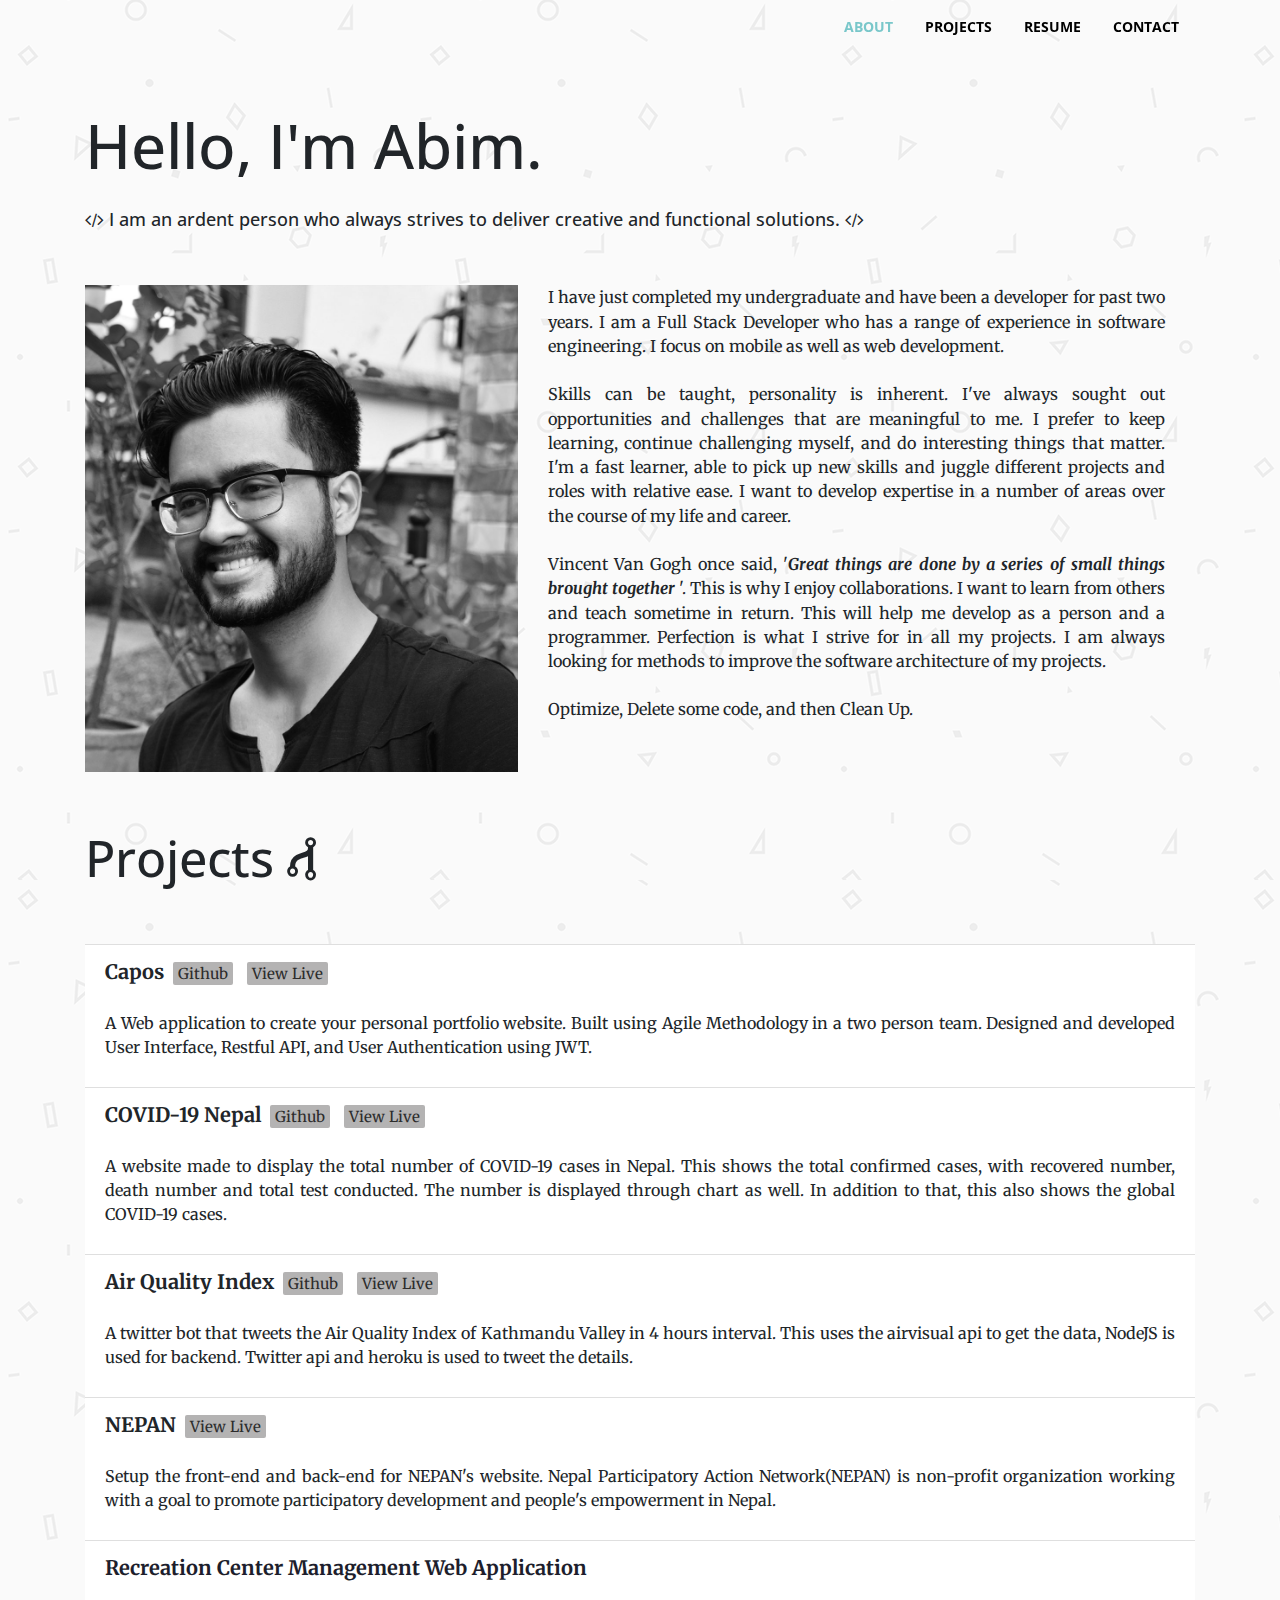
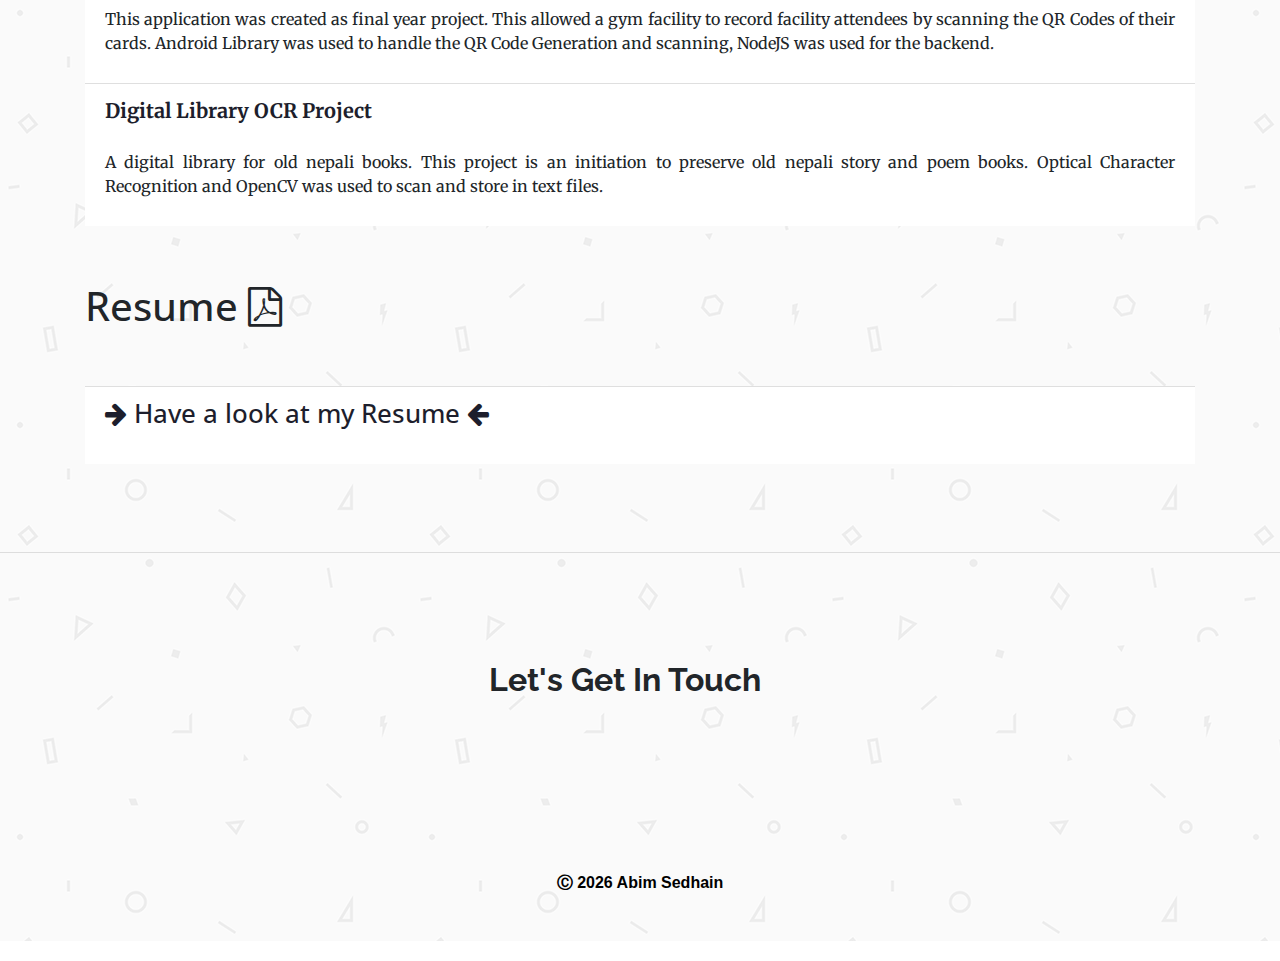
<file: index.html>
<!DOCTYPE html>
<html lang="en">

<head>
    <meta charset="utf-8" />
    <meta name="viewport" content="width=device-width, initial-scale=1, shrink-to-fit=yes" />
    <meta name="description" content="Portfolio website, Length: 1 Page" />
    <meta name="author" content="Abim Sedhain" />
    <meta name="keywords" content="software developer, student, portfolio website, graduate student">
    <meta name="robots" content="follow">

    <title>Abim Sedhain</title>

    <!-- Bootstrap core CSS -->

    <link href="vendor/bootstrap/css/bootstrap.min.css" rel="stylesheet" />

    <link rel="icon" href="./favicon.ico" type="image/x-icon" />

    <!-- Custom fonts for this template -->
    <link href="vendor/font-awesome/css/font-awesome.min.css" rel="stylesheet" type="text/css" />
    <link href="https://fonts.googleapis.com/css?family=Open+Sans:300italic,400italic,600italic,700italic,800italic,400,300,600,700,800" rel="stylesheet" type="text/css" />
    <link href="https://fonts.googleapis.com/css?family=Merriweather:400,300,300italic,400italic,700,700italic,900,900italic" rel="stylesheet" type="text/css" />

    <link href="https://fonts.googleapis.com/css?family=Raleway&display=swap" rel="stylesheet" />

    <!-- Custom styles for this template -->
    <link href="./main.css" rel="stylesheet" />

    <link rel="stylesheet" href="css/style.css" />

</head>

<body id="page-top">
    <!-- Navigation -->
    <nav class="navbar navbar-expand-lg navbar-light fixed-top" id="mainNav">
        <div class="container">
            <!-- <a class="navbar-brand js-scroll-trigger" href="#page-top">Start Bootstrap</a> -->

            <button class="navbar-toggler navbar-toggler-right" type="button" data-toggle="collapse" data-target="#navbarResponsive" aria-controls="navbarResponsive" aria-expanded="false" aria-label="Toggle navigation">
        <span class="navbar-toggler-icon"></span>
      </button>
            <div class="collapse navbar-collapse" id="navbarResponsive">
                <ul class="navbar-nav ml-auto">
                    <li class="nav-item">
                        <a class="nav-link js-scroll-trigger" href="#me">About</a>
                    </li>

                    <li class="nav-item">
                        <a class="nav-link js-scroll-trigger" href="#project">Projects</a>
                    </li>

                    <li class="nav-item">
                        <a class="nav-link js-scroll-trigger" href="#resume">Resume</a>
                    </li>

                    <li class="nav-item">
                        <a class="nav-link js-scroll-trigger" href="#contact">Contact</a>
                    </li>
                </ul>
            </div>
        </div>
    </nav>
    <!--NEW IDEA FOR WEBSITE-->

    <section id="me">
        <div class="container" id="main_header">
            <div class="row">
                <h1 class="intro">Hello, I'm Abim.</h1>
                <h3 class="text-justify" id="sub-introo">
                    <i class="fa fa-code fa-1x mb-3 sr-contact"></i> I am an ardent person who always strives to deliver creative and functional solutions.
                    <i class="fa fa-code fa-1x mb-3 sr-contact"></i>
                </h3>
            </div>
        </div>
        <br /><br /><br />
        <div class="container">
            <div class="row" id="about_me">
                <div class="col-md-5">
                    <img src="img/profile.jpg" alt="profile_image" class="prof" />
                </div>

                <div class="col-md-7">
                    <p class="text-justify" id="my_details">
                        I have just completed my undergraduate and have been a developer for past two years. I am a Full Stack Developer who has a range of experience in software engineering. I focus on mobile as well as web development.
                        <br /><br /> Skills can be taught, personality is inherent. I've always sought out opportunities and challenges that are meaningful to me. I prefer to keep learning, continue challenging myself, and do interesting things that matter.
                        I'm a fast learner, able to pick up new skills and juggle different projects and roles with relative ease. I want to develop expertise in a number of areas over the course of my life and career.
                        <br /><br /> Vincent Van Gogh once said, '<i><strong>Great things are done by a series of small things brought
                together</strong> </i>'. This is why I enjoy collaborations. I want to learn from others and teach sometime in return. This will help me develop as a person and a programmer. Perfection is what I strive for in all my projects. I am always
                        looking for methods to improve the software architecture of my projects.

                        <br /><br /> Optimize, Delete some code, and then Clean Up.
                    </p>
                </div>
            </div>
        </div>
    </section>

    <section id="project">
        <div class="container">
            <h1 class="subfields" id="p0">Projects <i class="fa fa-code-fork fa-1x fa-rotate-180"></i></h1>
            <br /><br />
            <ul class="list-group list-group-flush">

                <li class="list-group-item">
                    <span id="p1">Capos</span>
                    <a href="#">
                        <span id="code">Github</span>
                    </a>
                    <a href="https://capos.netlify.app/">
                        <span id="live">View Live</span>
                    </a>

                    <br /><br />
                    <p class="text-justify">
                        A Web application to create your personal portfolio website. Built using Agile Methodology in a two person team. Designed and developed User Interface, Restful API, and User Authentication using JWT.
                    </p>
                </li>


                <li class="list-group-item">
                    <span id="p1">COVID-19 Nepal</span>
                    <a href="https://covidnepal.herokuapp.com/">
                        <span id="code">Github</span>
                    </a>
                    <a href="https://covidnepal.herokuapp.com/">
                        <span id="live">View Live</span>
                    </a>
                    <br /><br />
                    <p class="text-justify">
                        A website made to display the total number of COVID-19 cases in Nepal. This shows the total confirmed cases, with recovered number, death number and total test conducted. The number is displayed through chart as well. In addition to that, this also shows
                        the global COVID-19 cases.
                    </p>
                </li>

                <li class="list-group-item">
                    <span id="p1">Air Quality Index</span>
                    <a href="https://twitter.com/ktm_aqi">
                        <span id="code">Github</span>
                    </a>
                    <a href="https://twitter.com/ktm_aqi">
                        <span id="live">View Live</span>
                    </a>
                    <br /><br />
                    <p class="text-justify">
                        A twitter bot that tweets the Air Quality Index of Kathmandu Valley in 4 hours interval. This uses the airvisual api to get the data, NodeJS is used for backend. Twitter api and heroku is used to tweet the details.
                    </p>
                </li>

                <li class="list-group-item">
                    <span id="p1">NEPAN</span>
                    <a href="http://nepan.org.np/">
                        <span id="live">View Live</span>
                    </a>
                    <br /><br />
                    <p class="text-justify">
                        Setup the front-end and back-end for NEPAN's website. Nepal Participatory Action Network(NEPAN) is non-profit organization working with a goal to promote participatory development and people's empowerment in Nepal.
                    </p>
                </li>

                <li class="list-group-item">
                    <a href="#">
                        <span id="p5"> Recreation Center Management Web Application</span></a>
                    <br /><br />
                    <p class="text-justify">
                        This application was created as final year project. This allowed a gym facility to record facility attendees by scanning the QR Codes of their cards. Android Library was used to handle the QR Code Generation and scanning, NodeJS was used for the backend.
                    </p>
                </li>

                <li class="list-group-item">
                    <a href="#"> <span id="p6"> Digital Library OCR Project </span></a>
                    <br /><br />
                    <p class="text-justify">
                        A digital library for old nepali books. This project is an initiation to preserve old nepali story and poem books. Optical Character Recognition and OpenCV was used to scan and store in text files.
                    </p>
                </li>
            </ul>
        </div>
    </section>

    <section id="resume">
        <div class="container">
            <h1 class="subfields">Resume <i class="fa fa-file-pdf-o fa-1x"></i></h1>
            <br /><br />
            <ul class="list-group list-group-flush">
                <li class="list-group-item">
                    <a href="resume/Resume3.pdf">
                        <h3 class="sub-intro">
                            <i class="fa fa-arrow-right fa-1x mb-3 sr-contact"></i> Have a look at my Resume
                            <i class="fa fa-arrow-left fa-1x mb-3 sr-contact"></i>
                        </h3>
                    </a>
                </li>
            </ul>
        </div>
    </section>

    <div class="page-divider"></div>

    <!--CONTACT SECTION-->

    <section id="contact">
        <div class="container">
            <div class="row">
                <div class="col-lg-8 mx-auto text-center">
                    <h2 class="section-heading" id="intouch">Let's Get In Touch</h2>
                    <br /><br />
                </div>
            </div>

            <div class="row raleway-projects">
                <!--MAIL SECTION-->
                <div class="col-lg-4 mr-auto text-center">
                    <a id="mail" href="mailto:abim_sedhain@hotmail.com">
                        <i class="fa fa-envelope-o fa-3x mb-3 sr-contact"></i>
                    </a>

                </div>
                <!--LINKEDIN SECTION-->
                <div class="col-lg-4 ml-auto text-center">
                    <a id="linkedin" href="https://www.linkedin.com/in/abimsedhain/" target="_blank" rel="noopener">
                        <i class="fa fa-linkedin fa-3x mb-3 sr-contact"></i>
                    </a>

                </div>
                <!--GITHUB SECTION-->
                <div class="col-lg-4 mr-auto text-center">
                    <a id="github" href="https://github.com/abimsedhain" target="_blank" rel="noopener">
                        <i class="fa fa-github fa-3x mb-3 sr-contact"></i>
                    </a>

                </div>
            </div>
        </div>
    </section>

    <p class="copyright"> &#9400;
        <span id="fullYear"></span> Abim Sedhain
    </p>

    <div class="map" style="display:none;">
        <script type="text/javascript" id="clustrmaps" src="//cdn.clustrmaps.com/map_v2.js?d=rOVhJZGZc9boemBEg6aeXNqBrw4VNO-0ggFZzzX5sqA&cl=ffffff&w=a"></script>
    </div>

    <!-- Bootstrap core JavaScript -->
    <script src="vendor/jquery/jquery.min.v3.5.1.js"></script>

    <script src="vendor/bootstrap/js/bootstrap.bundle.min.js"></script>

    <!-- Plugin JavaScript -->
    <script src="vendor/jquery-easing/jquery.easing.min.js"></script>
    <script src="vendor/scrollreveal/scrollreveal.min.js"></script>

    <!-- Custom scripts for this template -->
    <script src="js/creative.min.js"></script>
    <script src="js/app.js"></script>
</body>

</html>
</file>
<file: main.css>
body,
html {
  width: 100%;
  height: 100%;
background-image: url("../img/geometry.png"); }

body {
  font-family: 'Merriweather', 'Helvetica Neue', Arial, sans-serif; }

hr {
  max-width: 50px;
  border-width: 3px;
  border-color: #79c7ca; }

hr.light {
  border-color: #f4f4f4; }

a {
  color: #1d1e2c;
  -webkit-transition: all 0.2s;
  -moz-transition: all 0.2s;
  transition: all 0.2s; }
  a:hover {
    color: #106299; }

h1,
h2,
h3,
h4,
h5,
h6 {
  font-family: 'Open Sans', 'Helvetica Neue', Arial, sans-serif; }

.intro{
  font-size:3.9em !important;
  margin-left: 15px;
}

.sub-intro{
  font-size:1.6em !important;
}

#sub-introo{
  font-size:1.1em !important;
  margin-left: 15px;
  margin-top:18px;

}

#my_details{
  font-size:1.01em !important;
}

.prof{
  height:100% !important;
  width: 100% !important;
}

.row{
  width:100%;
}


.bio-paragraph{
  font-family: 'Raleway', sans-serif;
  font-size: 95% !important;
}

.main-intro{
  text-shadow: 2px 4px 3px rgba(0,0,0,0.5);
}

.subheading-intro{
  text-shadow: 2px 4px 3px rgba(0,0,0,0.3);
  font-size: 110% !important;
}

.emphasize{
  color:#106299;
  font-weight: bold;
}

.new-bg{
  background-color: #79C7CA;
}

.raleway{
  font-family: 'Raleway', sans-serif !important;
}

.raleway-big{
    font-family: 'Raleway', sans-serif !important;
    font-weight: bold;
}

.raleway-projects{
    font-family: 'Raleway', sans-serif !important;
    font-size: 110% !important;
}

.text-lite{
  font-weight:lighter;
}

.skill-title{
  font-size: 110% !important;
}

.project-description{
  margin-left: 10px;
  margin-right: 10px;
}

.epro-list{
  text-align: center

}

.hint-text{
  font-size: 95%;
}

.portfolio-heading{
  padding-top: 50px;
}

.project-line{
  padding-top: 20px;
}

.bg-primary {
  background: rgb(69,169,218);
  background: linear-gradient(0deg, rgba(69,169,218,1) 0%, rgba(52,139,187,0.9612044646960347) 80%); }

.bg-dark {
  background: rgb(34,193,195);
background: linear-gradient(47deg, rgba(34,193,195,1) 0%, rgba(40,127,207,1) 27%, rgba(56,199,236,1) 96%); }

  .projects { background: rgb(201,201,201);
    background: linear-gradient(0deg, rgba(201,201,201,1) 0%, rgba(223,223,223,1) 37%, rgba(255,255,255,0.9612044646960347) 80%); 
}

.text-faded {
  color: rgba(255, 255, 255, 0.7); }

.modal-body{
  background-color: #f9f9f9;
}

.modal-title{
  font-weight:600;
}

.links-group{

  padding-bottom: 3%;
}

.project-link{
  text-align: left;
}

.pic-sub-title{
  text-align: center;
  padding-top: 1%;
  font-style: italic;
  color: #444444;
}

.project-link-second{
  text-align: left;
  padding-left: 5%;
}

.screen-shot{
  padding-top: 2%;
  width: 100%;
  height: auto;
  border-color: black;
  -webkit-filter: drop-shadow(5px 5px 5px #222 );
filter: drop-shadow(5px 5px 5px #222);
}

.mobile-screen-shot{
  height: auto;
  width: auto;
  max-width: 130px;
  float: left;
  padding-right: 5%;
  padding-top: 15px;
  padding-bottom: 10px;
}

.mobile-screen-shot-epro{
  height: auto;
  width: auto;
  max-width: 120px;
  float: left;
  padding-right: 5%;
  padding-top: 15px;
  padding-bottom: 10px;
}

.mobile-screen-shot-mappy{
  height: auto;
  width: auto;
  max-width: 120px;
  float: left;
  padding-right: 5%;
  padding-top: 5%;
}

.mobile-screen-shot-wireframe{
  height: auto;
  width: auto;
  max-width: 120px;
  float: left;
  /* margin: 10px 0px 0px 0px; */
  padding-right: 5%;
  padding-top: 15px;
  padding-bottom: 10px;
}

.mobile-ss-container{
  margin-left: 10%;
  margin-right: 4%;
  padding-top: 3%;
}

.resume-text{
  font-size: 140%;
}

.text-white{
  color: white;
}

.linkIcon{
  color: black;
}

.text-background-color{
  background: rgba(0, 0, 0, .5);
}

.text-enlarge{
  font-size: 110%;
}

.copyright{
  font-size: 90%;
  color: grey;
  text-align: center;
}

section {
  padding: 8rem 0; }

.section-heading {
  font-family: 'Raleway', sans-serif;
  margin-top: 0;
  font-size: 140%;
}

::-moz-selection {
  color: #f4f4f4;
  background: #212529;
  text-shadow: none; }

::selection {
  color: #f4f4f4;
  background: #212529;
  text-shadow: none; }

img::selection {
  color: #f4f4f4;
  background: transparent; }

img::-moz-selection {
  color: #f4f4f4;
  background: transparent; }

body {
  -webkit-tap-highlight-color: #212529; }

#mainNav {
  background-color: transparent;
  font-family: 'Open Sans', 'Helvetica Neue', Arial, sans-serif;
  -webkit-transition: all 0.2s;
  -moz-transition: all 0.2s;
  transition: all 0.2s; }
  #mainNav .navbar-brand {
    font-weight: 700;
    text-transform: uppercase;
    color: #79c7ca;
    font-family: 'Open Sans', 'Helvetica Neue', Arial, sans-serif; }
    #mainNav .navbar-brand:focus, #mainNav .navbar-brand:hover {
      color: #79c7ca; }
  #mainNav .navbar-nav > li.nav-item > a.nav-link,
  #mainNav .navbar-nav > li.nav-item > a.nav-link:focus {
    font-size: .9rem;
    font-weight: 700;
    text-transform: uppercase;
    color: #212529; }
    #mainNav .navbar-nav > li.nav-item > a.nav-link:hover,
    #mainNav .navbar-nav > li.nav-item > a.nav-link:focus:hover {
      color: #505355; }
    #mainNav .navbar-nav > li.nav-item > a.nav-link.active,
    #mainNav .navbar-nav > li.nav-item > a.nav-link:focus.active {
      color: #79c7ca !important;
      background-color: transparent; }
      #mainNav .navbar-nav > li.nav-item > a.nav-link.active:hover,
      #mainNav .navbar-nav > li.nav-item > a.nav-link:focus.active:hover {
        background-color: transparent; }
  @media (min-width: 992px) {

    #mainNav {
      border-color: transparent;
      background-color: transparent; }
      #mainNav .navbar-brand {
        color: rgba(255, 255, 255, 0.7); }
        #mainNav .navbar-brand:focus, #mainNav .navbar-brand:hover {
          color: #f4f4f4; }
      #mainNav .navbar-nav > li.nav-item > a.nav-link {
        padding: 0.5rem 1rem; }
      #mainNav .navbar-nav > li.nav-item > a.nav-link,
      #mainNav .navbar-nav > li.nav-item > a.nav-link:focus {
        color: black }
        #mainNav .navbar-nav > li.nav-item > a.nav-link:hover,
        #mainNav .navbar-nav > li.nav-item > a.nav-link:focus:hover {
          color: #0e103d; }
      #mainNav.navbar-shrink {
        border-bottom: 1px solid rgba(33, 37, 41, 0.1);
        background-color: #f4f4f4; }
        #mainNav.navbar-shrink .navbar-brand {
          color: #79c7ca; }
          #mainNav.navbar-shrink .navbar-brand:focus, #mainNav.navbar-shrink .navbar-brand:hover {
            color: #79c7ca; }
        #mainNav.navbar-shrink .navbar-nav > li.nav-item > a.nav-link,
        #mainNav.navbar-shrink .navbar-nav > li.nav-item > a.nav-link:focus {
          color: #212529; }
          #mainNav.navbar-shrink .navbar-nav > li.nav-item > a.nav-link:hover,
          #mainNav.navbar-shrink .navbar-nav > li.nav-item > a.nav-link:focus:hover {
            color: #79c7ca; } }

header.masthead {
  padding-top: 10rem;
  padding-bottom: calc(10rem - 56px);
  background-image: url("./img/header.jpg");
  background-position: center top;
  -webkit-background-size: cover;
  -moz-background-size: cover;
  -o-background-size: cover;
  background-size: cover; }
  header.masthead hr {
    margin-top: 30px;
    margin-bottom: 30px; }
  header.masthead h1 {
    font-size: 2rem; }
  header.masthead p {
    font-weight: 300; }
  @media (min-width: 768px) {
    header.masthead p {
      font-size: 1.15rem; } }
  @media (min-width: 992px) {

    .mobile-screen-shot{
      height: auto;
      width: auto;
      max-width: 200px;
      float: left;
      margin: 4px 10px 0px 0px;
      padding-right: 3%;
    }

    .mobile-screen-shot-wireframe{
      height: auto;
      width: auto;
      max-width: 250px;
      float: left;
      margin: 4px 10px 0px 0px;
      padding-right: 3%;
      padding-bottom: 3%;
    }

    .mobile-screen-shot-epro{
      height: auto;
      width: auto;
      max-width: 225px;
      float: left;
      margin: 4px 10px 0px 0px;
      padding-right: 3%;
      padding-bottom: 10px;
    }

    .mobile-screen-shot-mappy{
      height: auto;
      width: auto;
      max-width: 350px;
      float: left; margin: 4px 10px 0px 0px;
      padding-right: 3%;
    }

    .subheading-intro{
      text-shadow: 2px 4px 3px rgba(0,0,0,0.3);
      font-size: 125% !important;
    }

    .section-heading {
      font-family: 'Raleway', sans-serif;
      margin-top: 0;
      font-size: 200%;
    }

    .bio-paragraph{
      font-family: 'Raleway', sans-serif;
      font-size: 130% !important;
    }

    .skill-title{
      font-size: 150% !important;
    }

    .resume-text{
      font-size: 200%;
    }

    header.masthead {
      height: 100vh;
      min-height: 650px;
      padding-top: 0;
      padding-bottom: 0; }
      header.masthead h1 {
        font-size: 3rem; } }
  @media (min-width: 1200px) {
    header.masthead h1 {
      font-size: 4rem; } }

.service-box {
  max-width: 400px; }

.portfolio-box {
    /* position: relative; */
  /* display: block; */
  max-width: 650px;
  margin: 0 auto;
}
  .portfolio-box .portfolio-box-caption {
    position: absolute;
    bottom: 0;
    display: block;
    width: 100%;
    height: 100%;
    text-align: center;
    opacity: 0;
    color: #f4f4f4;
    background: rgba(121, 199, 202, 0.9);
    -webkit-transition: all 0.2s;
    -moz-transition: all 0.2s;
    transition: all 0.2s; }
    .portfolio-box .portfolio-box-caption .portfolio-box-caption-content {
      position: absolute;
      top: 50%;
      width: 100%;
      transform: translateY(-50%);
      text-align: center; }
      .portfolio-box .portfolio-box-caption .portfolio-box-caption-content .project-category,
      .portfolio-box .portfolio-box-caption .portfolio-box-caption-content .project-name {
        padding: 0 15px;
        font-family: 'Open Sans', 'Helvetica Neue', Arial, sans-serif; }
      .portfolio-box .portfolio-box-caption .portfolio-box-caption-content .project-category {
        font-size: 14px;
        font-weight: 600;
        text-transform: uppercase; }
      .portfolio-box .portfolio-box-caption .portfolio-box-caption-content .project-name {
        font-size: 18px; }
  .portfolio-box:hover .portfolio-box-caption {
    opacity: 1; }
  .portfolio-box:focus {
    outline: none; }
  @media (min-width: 768px) {
    .portfolio-box .portfolio-box-caption .portfolio-box-caption-content .project-category {
      font-size: 16px; }
    .portfolio-box .portfolio-box-caption .portfolio-box-caption-content .project-name {
      font-size: 22px; }
       }



.text-primary {
  color: #0b3c5d !important; }

.btn {
  font-weight: 700;
  text-transform: uppercase;
  border: none;
  border-radius: 300px;
  font-family: 'Open Sans', 'Helvetica Neue', Arial, sans-serif; }

.btn-xl {
  padding: 1rem 2rem; }

.btn-primary {
  background-color: #79c7ca;
  border-color: #79c7ca; }
  .btn-primary:hover, .btn-primary:focus, .btn-primary:active {
    color: #f4f4f4;
    background-color: #0b3c5d !important; }


    
#me{
  margin-top: -20px;
  margin-bottom: -160px;
}

#main_header{
  margin-bottom: -40px;
}

#project{
  margin-bottom: -150px;
}

#resume{
  margin-bottom: -120px;
}

#contact{
  margin-bottom: -220px;
}

#sub_photos{
  margin-bottom: -120px;
}
</file>
<file: css/style.css>
#p1,
#p2,
#p3,
#p4,
#p5,
#p6 {
    font-size: 20px;
    font-weight: bolder;
}

.copyright {
    margin-top: 150px;
    font-size: 16px;
    font-weight: bold;
    color: black;
    font-family: Arial, Helvetica, sans-serif;
}

#mail,
#linkedin,
#github {
    font-size: 14px;
    font-weight: bold;
    color: black;
}

#intouch {
    font-weight: bolder;
}

#p0 {
    font-size: 50px;
}

#hackathon1,
#hackathon2 {
    font-size: 18px;
    font-style: italic;
    font-weight: bold;
    font-family: Arial, Helvetica, sans-serif;
    text-align: center;
    margin: 10px;
}

.map {
    display: none;
}

#code {
    color: rgb(44, 44, 44);
    background-color: rgb(180, 179, 179);
    border-radius: 2px;
    font-size: 15px;
    padding: 2px 5px;
    margin: 0 5px;
}

#live {
    color: rgb(44, 44, 44);
    background-color: rgb(180, 179, 179);
    border-radius: 2px;
    font-size: 15px;
    padding: 2px 5px;
    margin: 0 5px;
    text-decoration: none;
}

a:hover {
    text-decoration: none;
}

#contact {
    margin-top: -20px;
}

#resume,
#project {
    margin-top: -200px;
}

.page-divider {
    border-bottom: 1px solid #ddd;
    margin-top: 80px;
}
</file>
